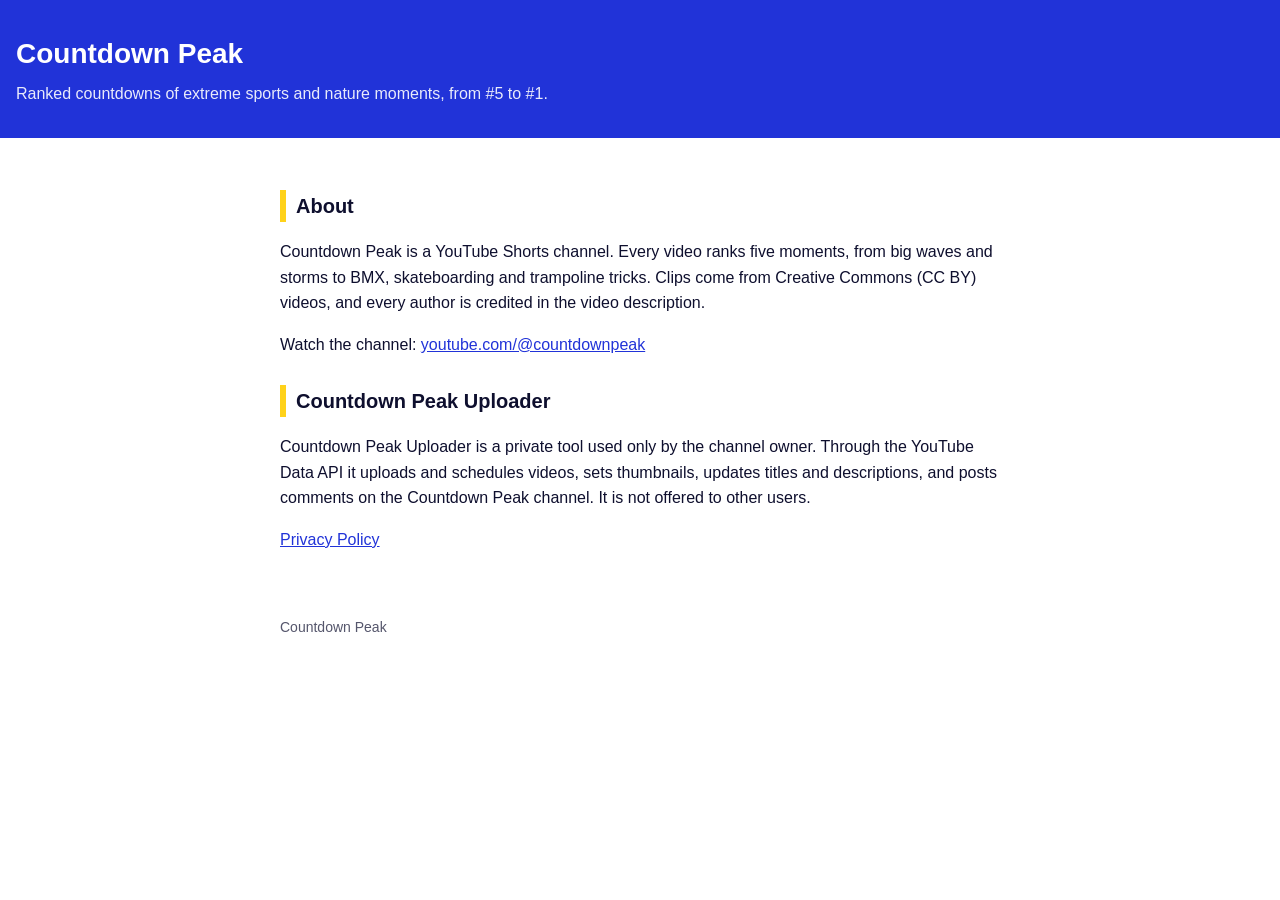
<file: index.html>
<!doctype html>
<html lang="en">
<head>
<meta charset="utf-8">
<meta name="viewport" content="width=device-width, initial-scale=1">
<title>Countdown Peak</title>
<link rel="stylesheet" href="styl.css">
</head>
<body>
<header><h1>Countdown Peak</h1><p>Ranked countdowns of extreme sports and nature moments, from #5 to #1.</p></header>
<main>
<h2>About</h2>
<p>Countdown Peak is a YouTube Shorts channel. Every video ranks five moments, from big waves and storms to BMX, skateboarding and trampoline tricks. Clips come from Creative Commons (CC BY) videos, and every author is credited in the video description.</p>
<p>Watch the channel: <a href="https://www.youtube.com/@countdownpeak">youtube.com/@countdownpeak</a></p>
<h2>Countdown Peak Uploader</h2>
<p>Countdown Peak Uploader is a private tool used only by the channel owner. Through the YouTube Data API it uploads and schedules videos, sets thumbnails, updates titles and descriptions, and posts comments on the Countdown Peak channel. It is not offered to other users.</p>
<p><a href="privacy.html">Privacy Policy</a></p>
</main>
<footer>Countdown Peak</footer>
</body>
</html>
</file>
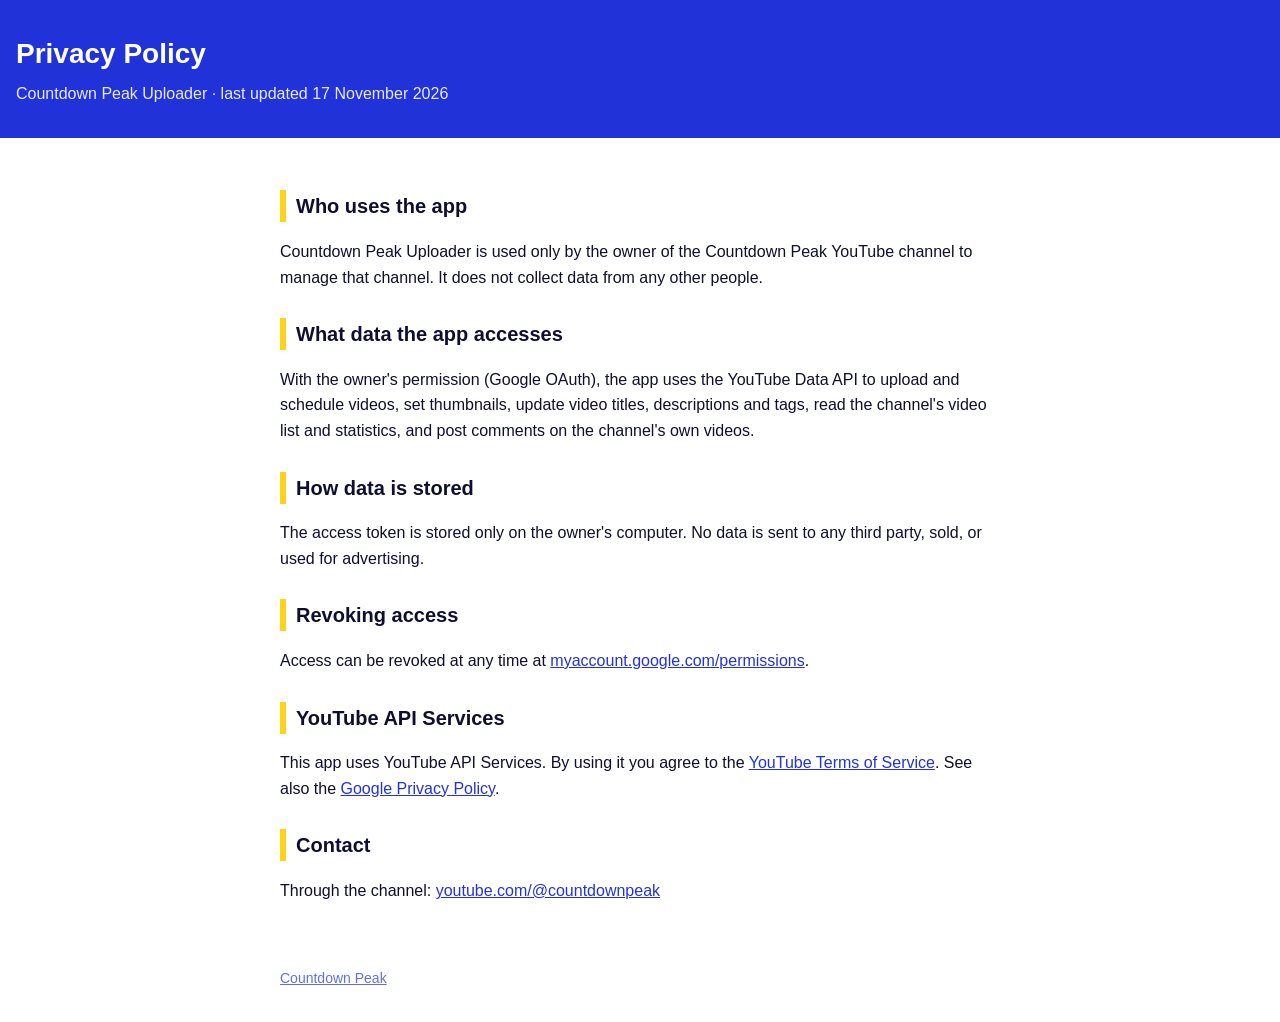
<file: privacy.html>
<!doctype html>
<html lang="en">
<head>
<meta charset="utf-8">
<meta name="viewport" content="width=device-width, initial-scale=1">
<title>Countdown Peak Privacy Policy</title>
<link rel="stylesheet" href="styl.css">
</head>
<body>
<header><h1>Privacy Policy</h1><p>Countdown Peak Uploader · last updated 17 November 2026</p></header>
<main>
<h2>Who uses the app</h2>
<p>Countdown Peak Uploader is used only by the owner of the Countdown Peak YouTube channel to manage that channel. It does not collect data from any other people.</p>
<h2>What data the app accesses</h2>
<p>With the owner's permission (Google OAuth), the app uses the YouTube Data API to upload and schedule videos, set thumbnails, update video titles, descriptions and tags, read the channel's video list and statistics, and post comments on the channel's own videos.</p>
<h2>How data is stored</h2>
<p>The access token is stored only on the owner's computer. No data is sent to any third party, sold, or used for advertising.</p>
<h2>Revoking access</h2>
<p>Access can be revoked at any time at <a href="https://myaccount.google.com/permissions">myaccount.google.com/permissions</a>.</p>
<h2>YouTube API Services</h2>
<p>This app uses YouTube API Services. By using it you agree to the <a href="https://www.youtube.com/t/terms">YouTube Terms of Service</a>. See also the <a href="https://policies.google.com/privacy">Google Privacy Policy</a>.</p>
<h2>Contact</h2>
<p>Through the channel: <a href="https://www.youtube.com/@countdownpeak">youtube.com/@countdownpeak</a></p>
</main>
<footer><a href="index.html">Countdown Peak</a></footer>
</body>
</html>
</file>
<file: styl.css>
:root { --ink: #0E0F2E; --blue: #2133D8; --yellow: #FFD21A; --bg: #ffffff; }
body { margin: 0; font-family: -apple-system, "Segoe UI", Roboto, Helvetica, Arial, sans-serif; color: var(--ink); background: var(--bg); line-height: 1.6; }
header { background: var(--blue); color: #fff; padding: 32px 16px; }
header h1 { margin: 0; font-size: 28px; }
header p { margin: 4px 0 0; opacity: .9; }
main { max-width: 720px; margin: 0 auto; padding: 24px 16px 48px; }
a { color: var(--blue); }
h2 { margin-top: 28px; font-size: 20px; border-left: 6px solid var(--yellow); padding-left: 10px; }
footer { max-width: 720px; margin: 0 auto; padding: 0 16px 32px; font-size: 14px; opacity: .7; }
</file>
